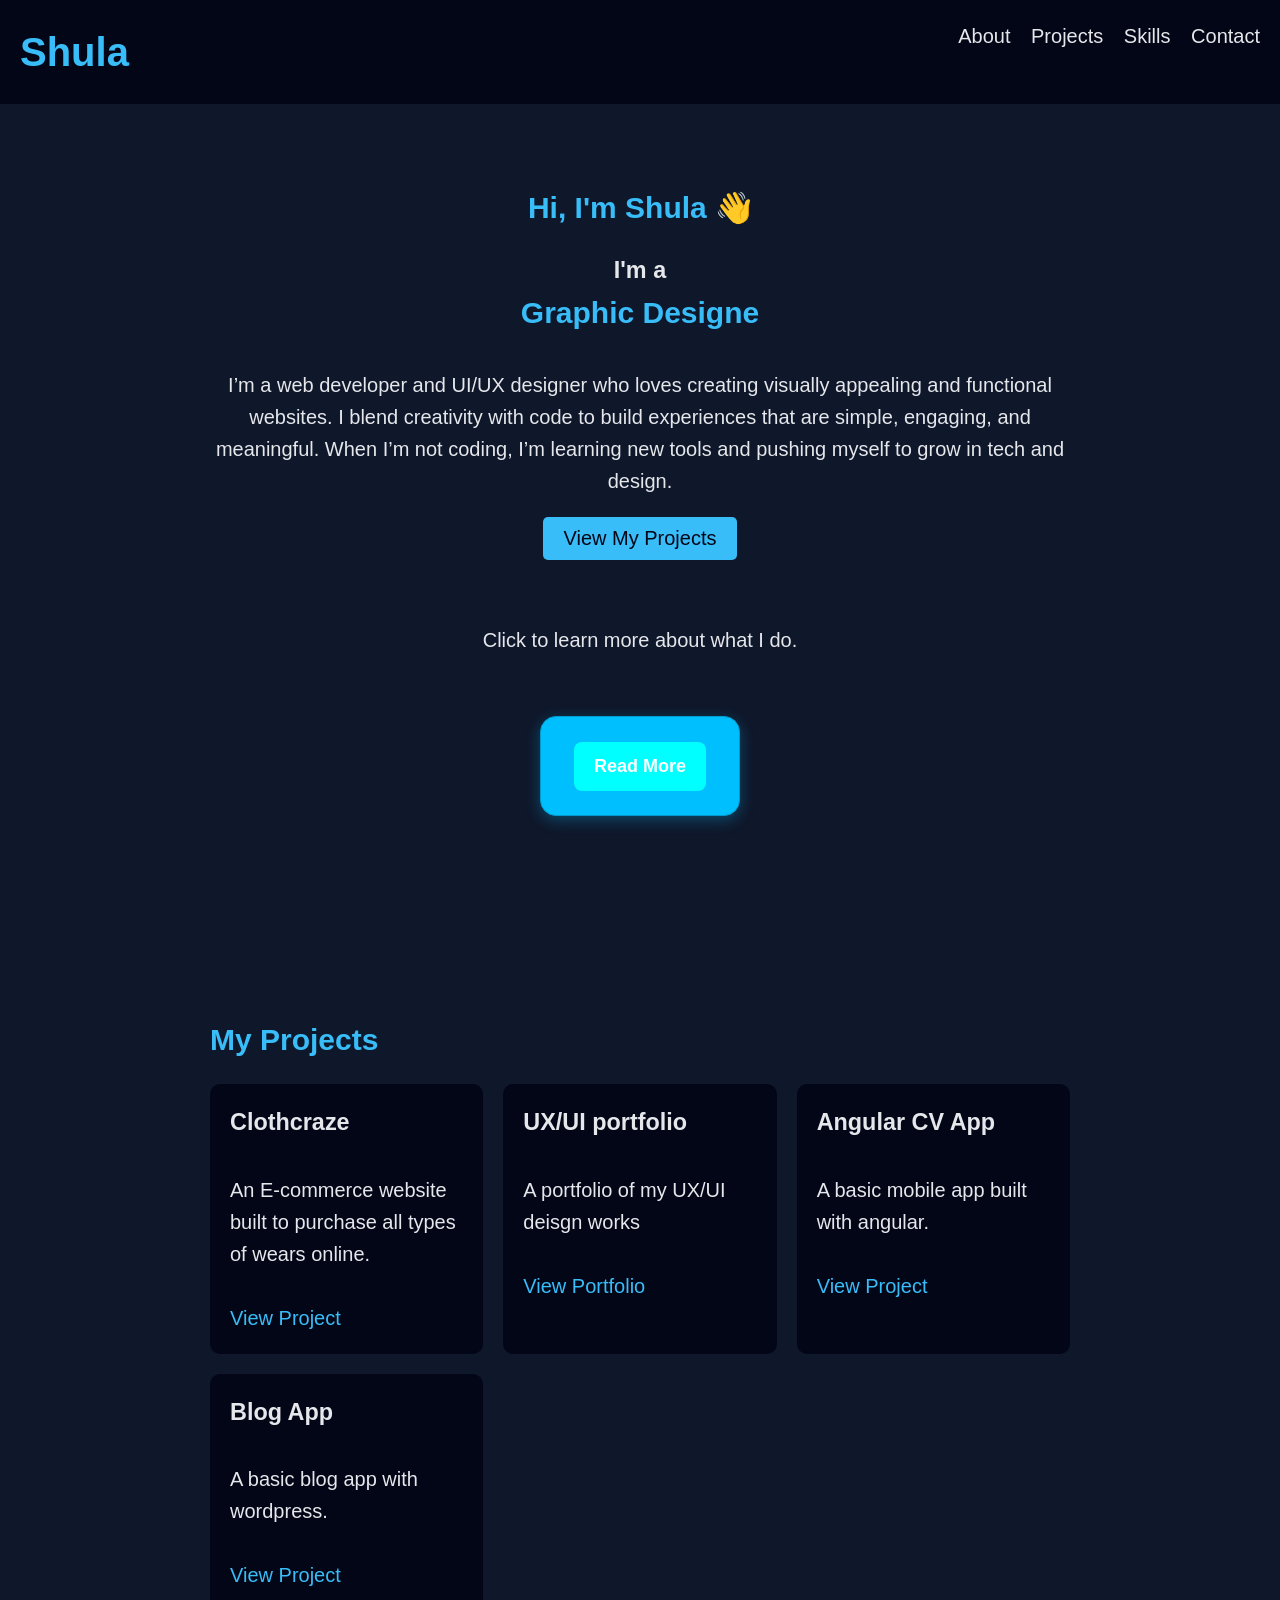
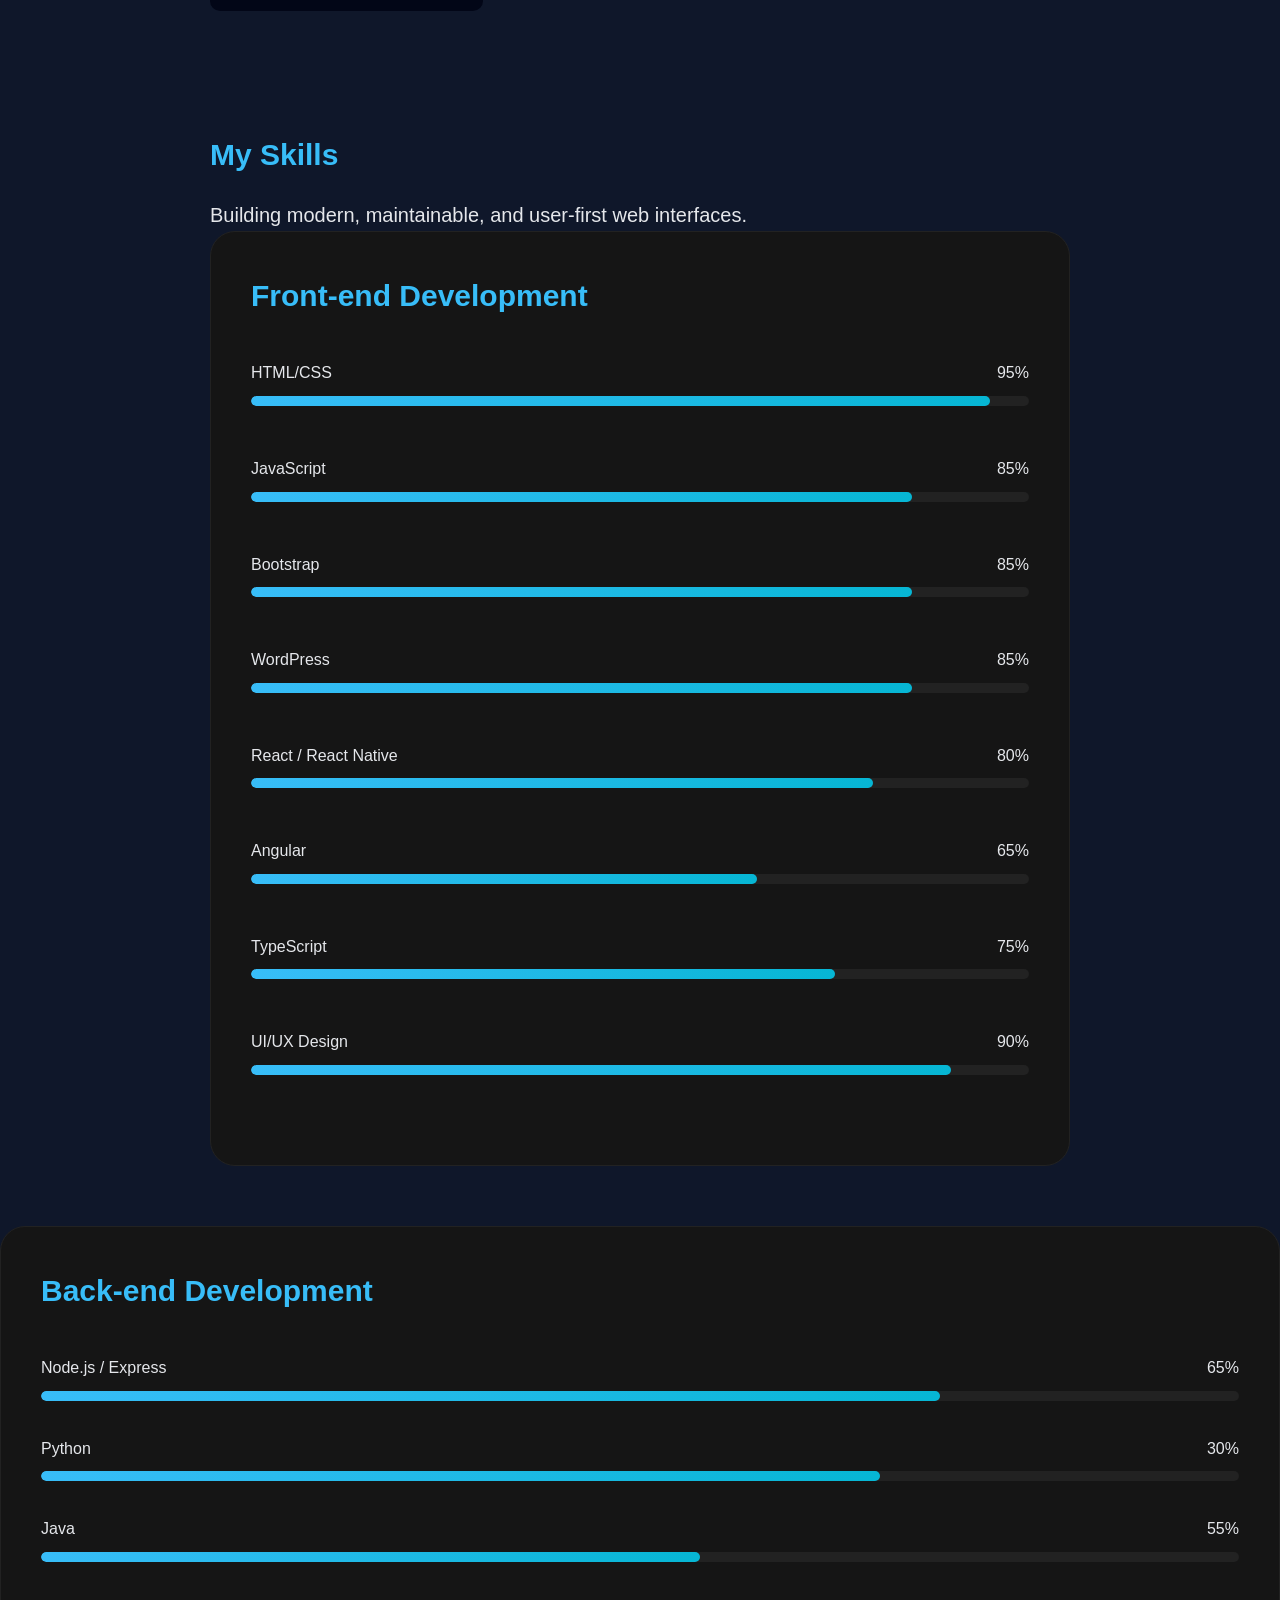
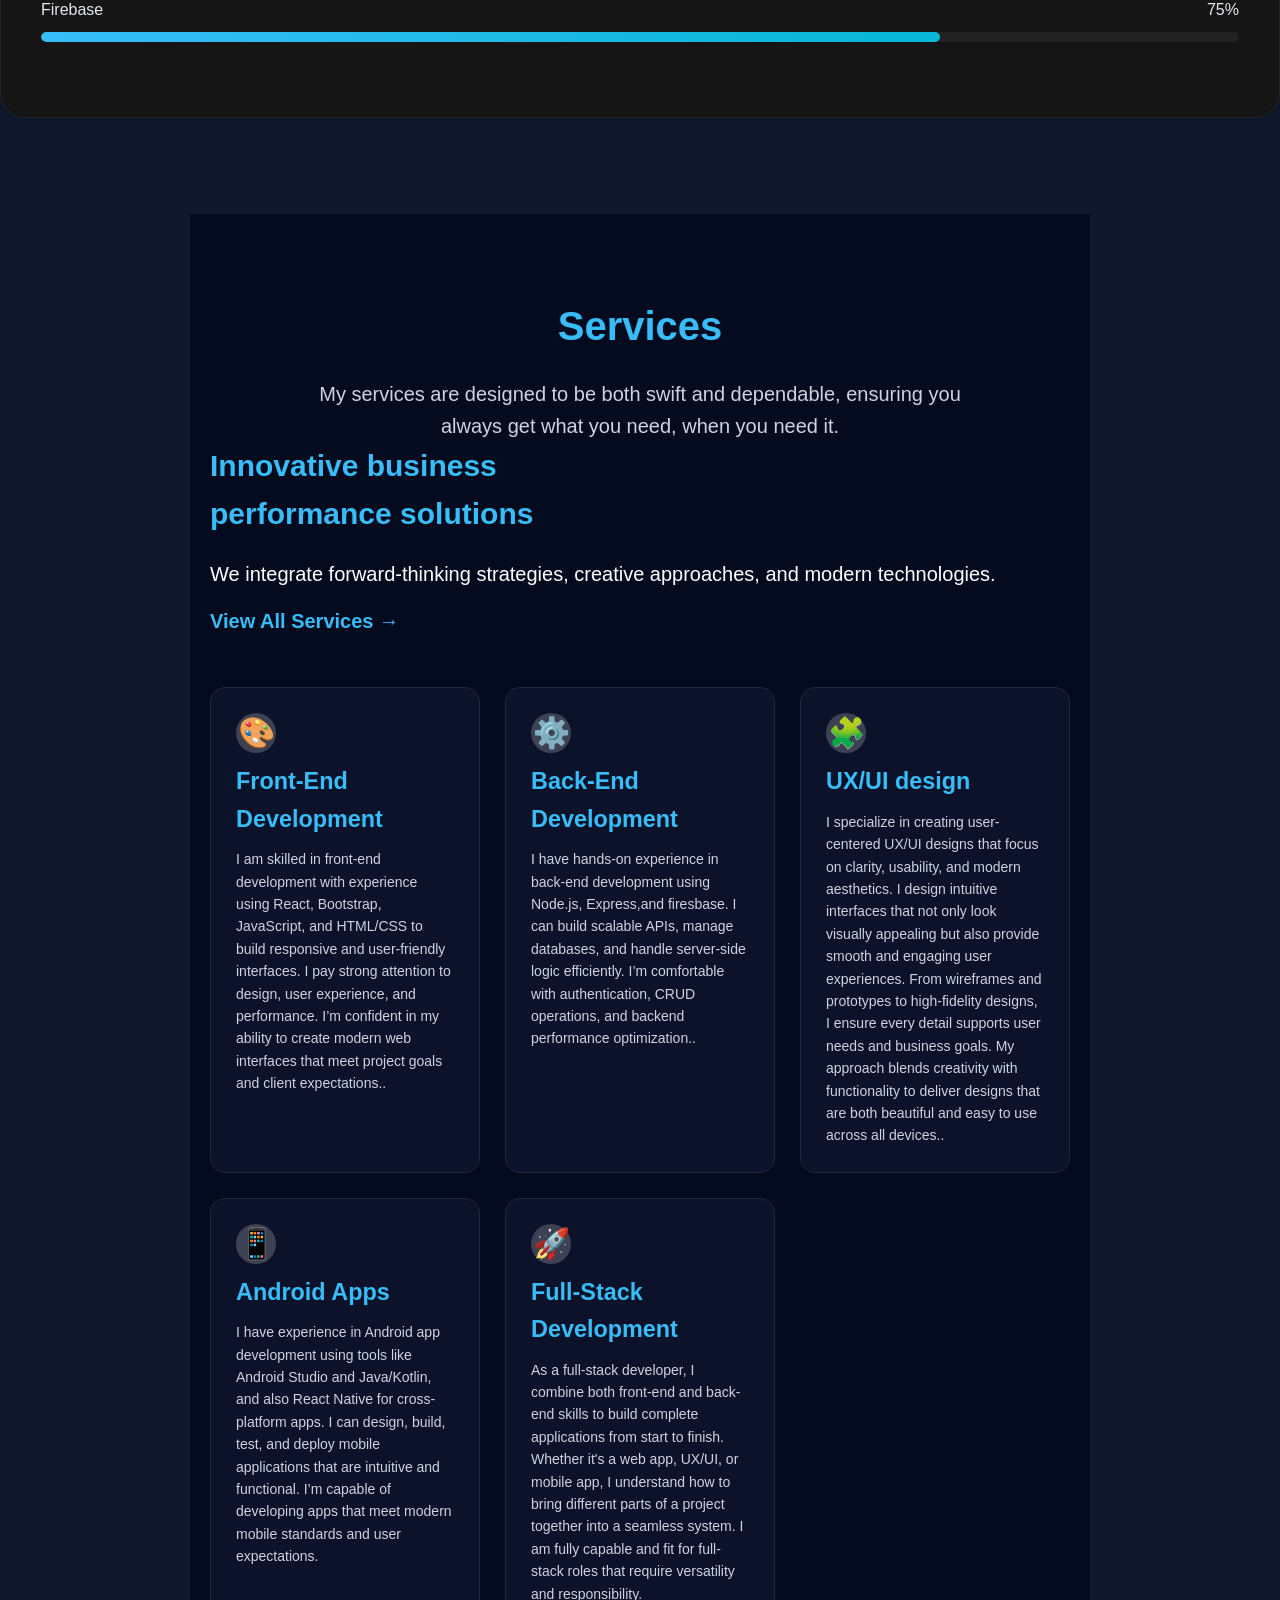
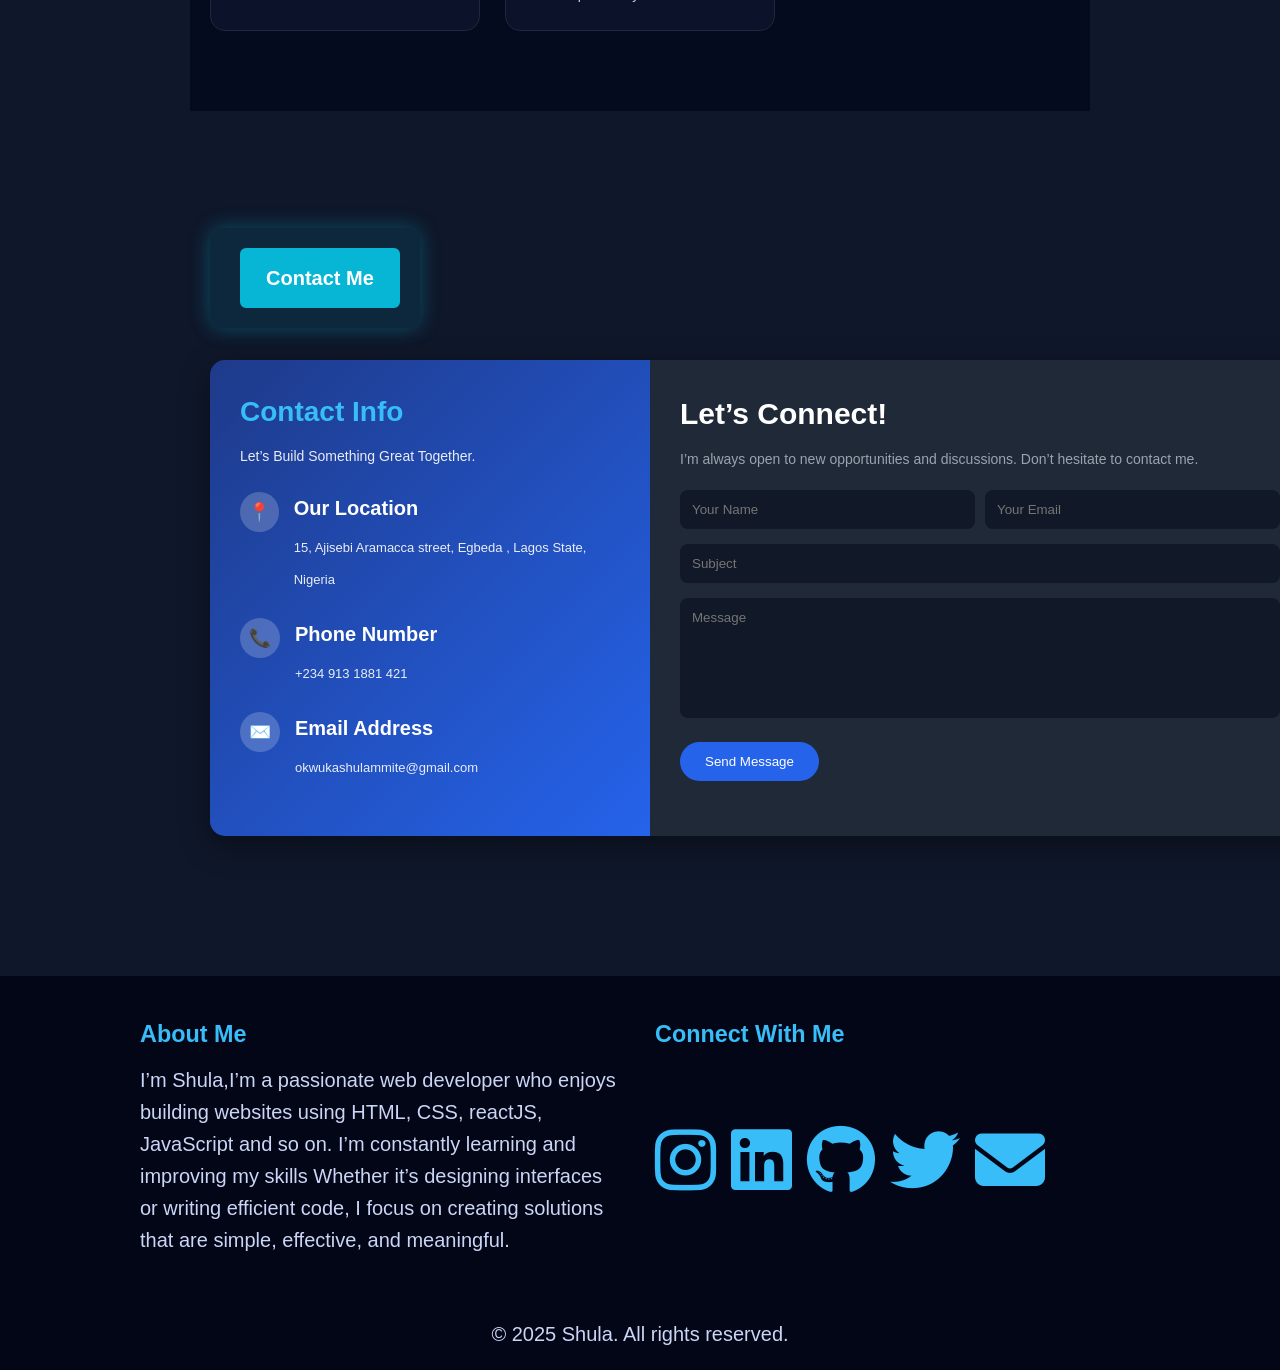
<file: index.html>
<!DOCTYPE html>
<html lang="en">

<head>
  <meta charset="UTF-8" />
  <meta name="viewport" content="width=device-width, initial-scale=1.0" />
  <title>Shula | Personal Website</title>
  <link rel="stylesheet" href="style.css" />
  <link rel="stylesheet" href="https://cdnjs.cloudflare.com/ajax/libs/font-awesome/6.5.0/css/all.min.css" />
</head>

<body>

  <!-- Navbar -->
  <header>
    <h1>Shula</h1><br>
    <nav>
      <a href="About.html">About</a>
      <a href="#projects">Projects</a>
      <a href="#skills">Skills</a>
      <a href="#contact">Contact</a>
    </nav>
  </header>

  <!-- Hero Section -->
  <section class="hero">
    <h2>Hi, I'm Shula 👋</h2>
    <h3> I'm a </h3>
    <h3 class="typing"> </h3>
    <br>

    <p> I’m a web developer and UI/UX designer who loves creating visually appealing and functional websites. I blend
      creativity with code to build experiences that are simple, engaging, and meaningful. When I’m not coding, I’m
      learning new tools and pushing myself to grow in tech and design.</p>
    <button onclick="scrollToProjects()">View My Projects</button><br>
    <br><br>
    <p> Click to learn more about what I do. </p>
    <div class="read-more-container">
      <a href="About.html" class="read-more-link">Read More</a>
    </div>
    </a>
  </section>

  <!-- Projects -->
  <section id="projects">
    <h2>My Projects</h2>

    <div class="projects-container">
      <div class="project-card">
        <h3>Clothcraze</h3>
        <br>
        <p>An E-commerce website built to purchase all types of wears online.</p>
        <br>
        <a href="https://shula-website.vercel.app/">View Project</a>
      </div>

      <div class="project-card">
        <h3>UX/UI portfolio</h3>
        <br>
        <p>A portfolio of my UX/UI deisgn works</p>
        <br>
        <a href="https://uxfol.io/f5280a85" target="_blank">
          View Portfolio
        </a>
      </div>

      <div class="project-card">
        <h3>Angular CV App</h3>
        <br>
        <p>A basic mobile app built with angular.</p>
        <br>
        <a href="https://angular-cv-app.vercel.app/">View Project</a>
      </div>

      <div class="project-card">
        <h3>Blog App</h3>
        <br>
        <p>A basic blog app with wordpress.</p>
        <br>
        <a href="https://blog-app-rho-flame.vercel.app/">View Project</a>
      </div>
    </div>
  </section>


  <!-- SKILLS SECTION -->
  <section id="skills">

    <h2>My Skills</h2>
    <p>Building modern, maintainable, and user-first web interfaces.</p>

    <div class="skills-container">

      <!-- FRONTEND -->
      <div class="skills-box">

        <h3>Front-end Development</h3>

        <!-- HTML -->
        <div class="skill clickable-skill">

          <div class="skill-info">
            <span>HTML/CSS</span>
            <span>95%</span>
          </div>

          <div class="progress-bar">
            <div class="progress html"></div>
          </div>

          <p class="skill-description">
            I build responsive and modern website layouts using HTML and CSS.
          </p>

        </div>

        <!-- JAVASCRIPT -->
        <div class="skill clickable-skill">

          <div class="skill-info">
            <span>JavaScript</span>
            <span>85%</span>
          </div>

          <div class="progress-bar">
            <div class="progress js"></div>
          </div>

          <p class="skill-description">
            I create interactive and dynamic website functionality using JavaScript.
          </p>

        </div>

        <!-- BOOTSTRAP -->
        <div class="skill clickable-skill">

          <div class="skill-info">
            <span>Bootstrap</span>
            <span>85%</span>
          </div>

          <div class="progress-bar">
            <div class="progress bootstrap"></div>
          </div>

          <p class="skill-description">
            I use Bootstrap to create responsive and mobile-friendly layouts quickly.
          </p>

        </div>

        <!-- WORDPRESS -->
        <div class="skill clickable-skill">

          <div class="skill-info">
            <span>WordPress</span>
            <span>85%</span>
          </div>

          <div class="progress-bar">
            <div class="progress wordpress"></div>
          </div>

          <p class="skill-description">
            I build and customize WordPress websites for businesses and personal brands.
          </p>

        </div>

        <!-- REACT -->
        <div class="skill clickable-skill">

          <div class="skill-info">
            <span>React / React Native</span>
            <span>80%</span>
          </div>

          <div class="progress-bar">
            <div class="progress react"></div>
          </div>

          <p class="skill-description">
            I create fast and interactive user interfaces using React and React Native, for both web and mobile.
          </p>

        </div>

        <!-- ANGULAR -->
        <div class="skill clickable-skill">

          <div class="skill-info">
            <span>Angular</span>
            <span>65%</span>
          </div>

          <div class="progress-bar">
            <div class="progress angular"></div>
          </div>

          <p class="skill-description">
            I develop scalable web applications using Angular framework.
          </p>

        </div>

        <!-- TYPESCRIPT -->
        <div class="skill clickable-skill">

          <div class="skill-info">
            <span>TypeScript</span>
            <span>75%</span>
          </div>

          <div class="progress-bar">
            <div class="progress typescript"></div>
          </div>

          <p class="skill-description">
            I use TypeScript to write cleaner and more maintainable JavaScript code.
          </p>

        </div>

        <!-- UI/UX -->
        <div class="skill clickable-skill">

          <div class="skill-info">
            <span>UI/UX Design</span>
            <span>90%</span>
          </div>

          <div class="progress-bar">
            <div class="progress ux"></div>
          </div>

          <p class="skill-description">
            I design clean and user-friendly interfaces with great user experiences.
          </p>

        </div>

      </div>

    </div>

  </section>
  <!-- Backend -->
  <div class="skills-box">

    <h3>Back-end Development</h3>

    <div class="skill clickable-skill">

      <div class="skill-info">
        <span>Node.js / Express</span>
        <span>65%</span>
      </div>

      <div class="progress-bar">
        <div class="progress node"></div>
        <p class="skill-description">
          I build and customize WordPress websites for businesses and personal brands.
        </p>
      </div>
    </div>

    <div class="skill clickable-skill">

      <div class="skill-info">
        <span>Python</span>
        <span>30%</span>
      </div>

      <div class="progress-bar">
        <div class="progress python"></div>
        <p class="skill-description">
          I build and customize WordPress websites for businesses and personal brands.
        </p>
      </div>
    </div>



    <div class="skill clickable-skill">

      <div class="skill-info">
        <span>Java</span>
        <span>55%</span>
      </div>

      <div class="progress-bar">
        <div class="progress java"></div>
        <p class="skill-description">
          I build and customize WordPress websites for businesses and personal brands.
        </p>
      </div>
    </div>

    <div class="skill clickable-skill">

      <div class="skill-info">
        <span> Firebase </span>
        <span>75%</span>
      </div>

      <div class="progress-bar">
        <div class="progress database"></div>
        <p class="skill-description">
          I build and customize WordPress websites for businesses and personal brands.
        </p>
      </div>
    </div>

  </div>

  </div>
  <br>
  <br>
  <br>

  </section>

  <section id="services" class="services section">

    <div class="container section-title">
      <h2>Services</h2>
      <p>My services are designed to be both swift and dependable, ensuring you always get what you need, when you need
        it.</p>
    </div>

    <div class="container">

      <div class="service-header">
        <div class="row">

          <div class="col-lg-8">
            <h2 class="service-heading">
              <div>Innovative business</div>
              <div><span>performance solutions</span></div>
            </h2>
          </div>

          <div class="col-lg-4">
            <p>
              We integrate forward-thinking strategies, creative approaches, and modern technologies.
            </p>

            <a href="#" class="service-btn">View All Services →</a>
          </div>

        </div>
      </div>

      <div class="service-grid">

        <div class="service-card">
          <div class="icon">🎨</div>
          <h3>Front-End Development</h3>
          <p>I am skilled in front-end development with experience using React, Bootstrap, JavaScript, and HTML/CSS to
            build responsive and user-friendly interfaces. I pay strong attention to design, user experience, and
            performance. I’m confident in my ability to create modern web interfaces that meet project goals and client
            expectations..</p>
        </div>

        <div class="service-card">
          <div class="icon">⚙️</div>
          <h3>Back-End Development</h3>
          <p>
            I have hands-on experience in back-end development using Node.js, Express,and firesbase. I can build
            scalable APIs, manage databases, and handle server-side logic efficiently. I’m comfortable with
            authentication, CRUD operations, and backend performance optimization..</p>
        </div>

        <div class="service-card">
          <div class="icon">🧩</div>
          <h3>UX/UI design</h3>
          <p>I specialize in creating user-centered UX/UI designs that focus on clarity, usability, and modern
            aesthetics. I design intuitive interfaces that not only look visually appealing but also provide smooth and
            engaging user experiences. From wireframes and prototypes to high-fidelity designs, I ensure every detail
            supports user needs and business goals. My approach blends creativity with functionality to deliver designs
            that are both beautiful and easy to use across all devices..</p>
        </div>

        <div class="service-card">
          <div class="icon">📱</div>
          <h3>Android Apps</h3>
          <p>
            I have experience in Android app development using tools like Android Studio and Java/Kotlin, and also React
            Native for cross-platform apps. I can design, build, test, and deploy mobile applications that are intuitive
            and functional. I’m capable of developing apps that meet modern mobile standards and user expectations.</p>
        </div>

        <div class="service-card">
          <div class="icon">🚀</div>
          <h3>Full-Stack Development</h3>
          <p>
            As a full-stack developer, I combine both front-end and back-end skills to build complete applications from
            start to finish. Whether it's a web app, UX/UI, or mobile app, I understand how to bring different
            parts of a project together into a seamless system. I am fully capable and fit for full-stack roles that
            require versatility and responsibility.</p>
        </div>

      </div>

    </div>
  </section>

  <!-- Contact -->
  <section id="contact"><br>
    <div class="contact-btn-container">
      <a href="contact.html" class="contact-btn">Contact Me</a>
    </div>
    <br>
    <br>

    <div class="contact-container">

      <!-- LEFT SIDE -->
      <div class="contact-info">
        <h2>Contact Info</h2>
        <p>Let’s Build Something Great Together.</p>

        <div class="info-box">
          <div class="icon">📍</div>
          <div>
            <h4>Our Location</h4>
            <span>15, Ajisebi Aramacca street, Egbeda , Lagos State, Nigeria</span>
          </div>
        </div>

        <div class="info-box">
          <div class="icon">📞</div>
          <div>
            <h4>Phone Number</h4>
            <span>+234 913 1881 421</span>
          </div>
        </div>

        <div class="info-box">
          <div class="icon">✉️</div>
          <div>
            <h4>Email Address</h4>
            <span>okwukashulammite@gmail.com</span>
          </div>
        </div>
      </div>

      <!-- RIGHT SIDE -->
      <div class="contact-form">
        <h2>Let’s Connect!</h2>
        <p>I’m always open to new opportunities and discussions. Don’t hesitate to contact me.</p>

        <div class="form-group">
          <input type="text" placeholder="Your Name">
          <input type="email" placeholder="Your Email">
        </div>

        <input type="text" placeholder="Subject">
        <textarea placeholder="Message"></textarea>

        <button>Send Message</button>
      </div>

    </div>
  </section>

  <footer class="footer">
    <div class="footer-container">

      <!-- About Me -->
      <div class="footer-about">
        <h3>About Me</h3>
        <p>
          I’m Shula,I’m a passionate web developer who enjoys building
          websites using HTML, CSS, reactJS, JavaScript and so on.
          I’m constantly learning and improving my skills
          Whether it’s designing interfaces or writing efficient code, I focus on creating solutions that are simple,
          effective, and meaningful.
        </p>
        </p>
      </div>

      <!-- Social Icons -->
      <div class="footer-socials">
        <h3>Connect With Me</h3><br>
        <div class="social-icons">
          <a href="https://instagram.com/cindybae2008" target="_blank">
            <i class="fab fa-instagram"></i><br>

          </a>
          <a href="https://linkedin.com/in/shulammite-okwuka" target="_blank">
            <i class="fab fa-linkedin"></i><br>
          </a>
          <a href="https://github.com/voidnite" target="_blank">
            <i class="fab fa-github"></i><br>
          </a>
          <a href="https://twitter.com/@cindybae2008" target="_blank">

            <i class="fab fa-twitter"></i><br>
          </a>
          <a href="mailto:okwukashulammite@gmail.com">
            <i class="fas fa-envelope"></i><br>
          </a>
        </div>
      </div>

    </div>
    <br>
    <p class="footer-copy">© 2025 Shula. All rights reserved.</p>
  </footer>

  <script src="script.js"></script>
</body>

</html>
</file>
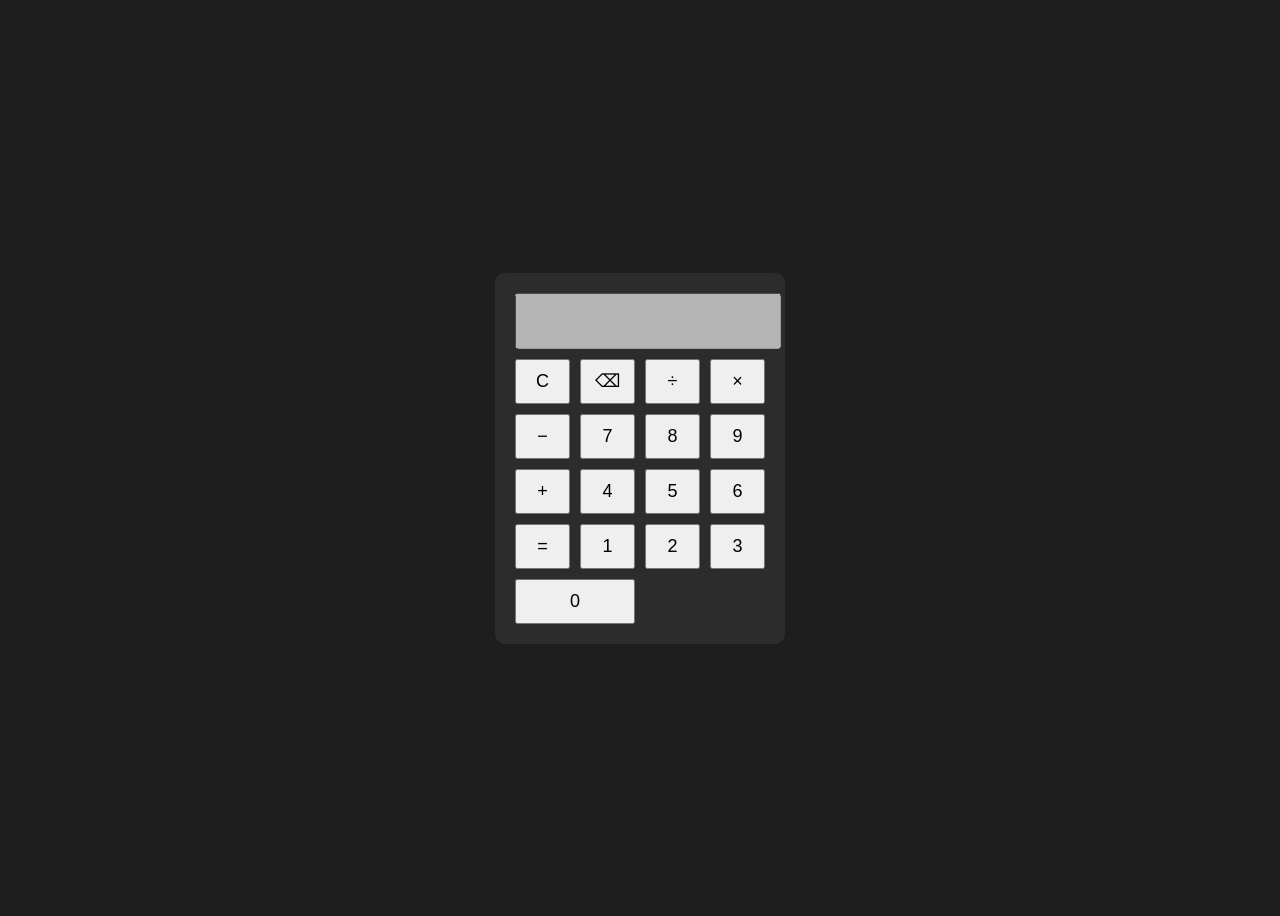
<file: calculator/index.html>
<!DOCTYPE html>
<html lang="en">
<head>
  <meta charset="UTF-8">
    <title>JavaScript Calculator</title>
      <link rel="stylesheet" href="style.css">
      </head>
      <body>

        <div class="calculator">
            <input type="text" id="display" disabled>

                <div class="buttons">
                      <button onclick="clearDisplay()">C</button>
<button onclick="deleteLast()">⌫</button>
                            <button onclick="appendValue('/')">÷</button>
                                  <button onclick="appendValue('*')">×</button>
                                        <button onclick="appendValue('-')">−</button>

                                              <button onclick="appendValue('7')">7</button>
                                                    <button onclick="appendValue('8')">8</button>
                                                          <button onclick="appendValue('9')">9</button>
                                                                <button onclick="appendValue('+')">+</button>

                                                                      <button onclick="appendValue('4')">4</button>
                                                                                                                                                  <button onclick="appendValue('5')">5</button>
                                                                                  <button onclick="appendValue('6')">6</button>
                                                                                        <button onclick="calculate()">=</button>

                                                                                              <button onclick="appendValue('1')">1</button>
                                                                                                    <button onclick="appendValue('2')">2</button>
                                                                                                          <button onclick="appendValue('3')">3</button>
                                                                                                                <button onclick="appendValue('0')" class="zero">0</button>
                                                                                                                    </div>
                                                                                                                      </div>

                                                                                                                        <script src="script.js"></script>
                                                                                                                        </body>
                                                                                                                        </html>
</file>
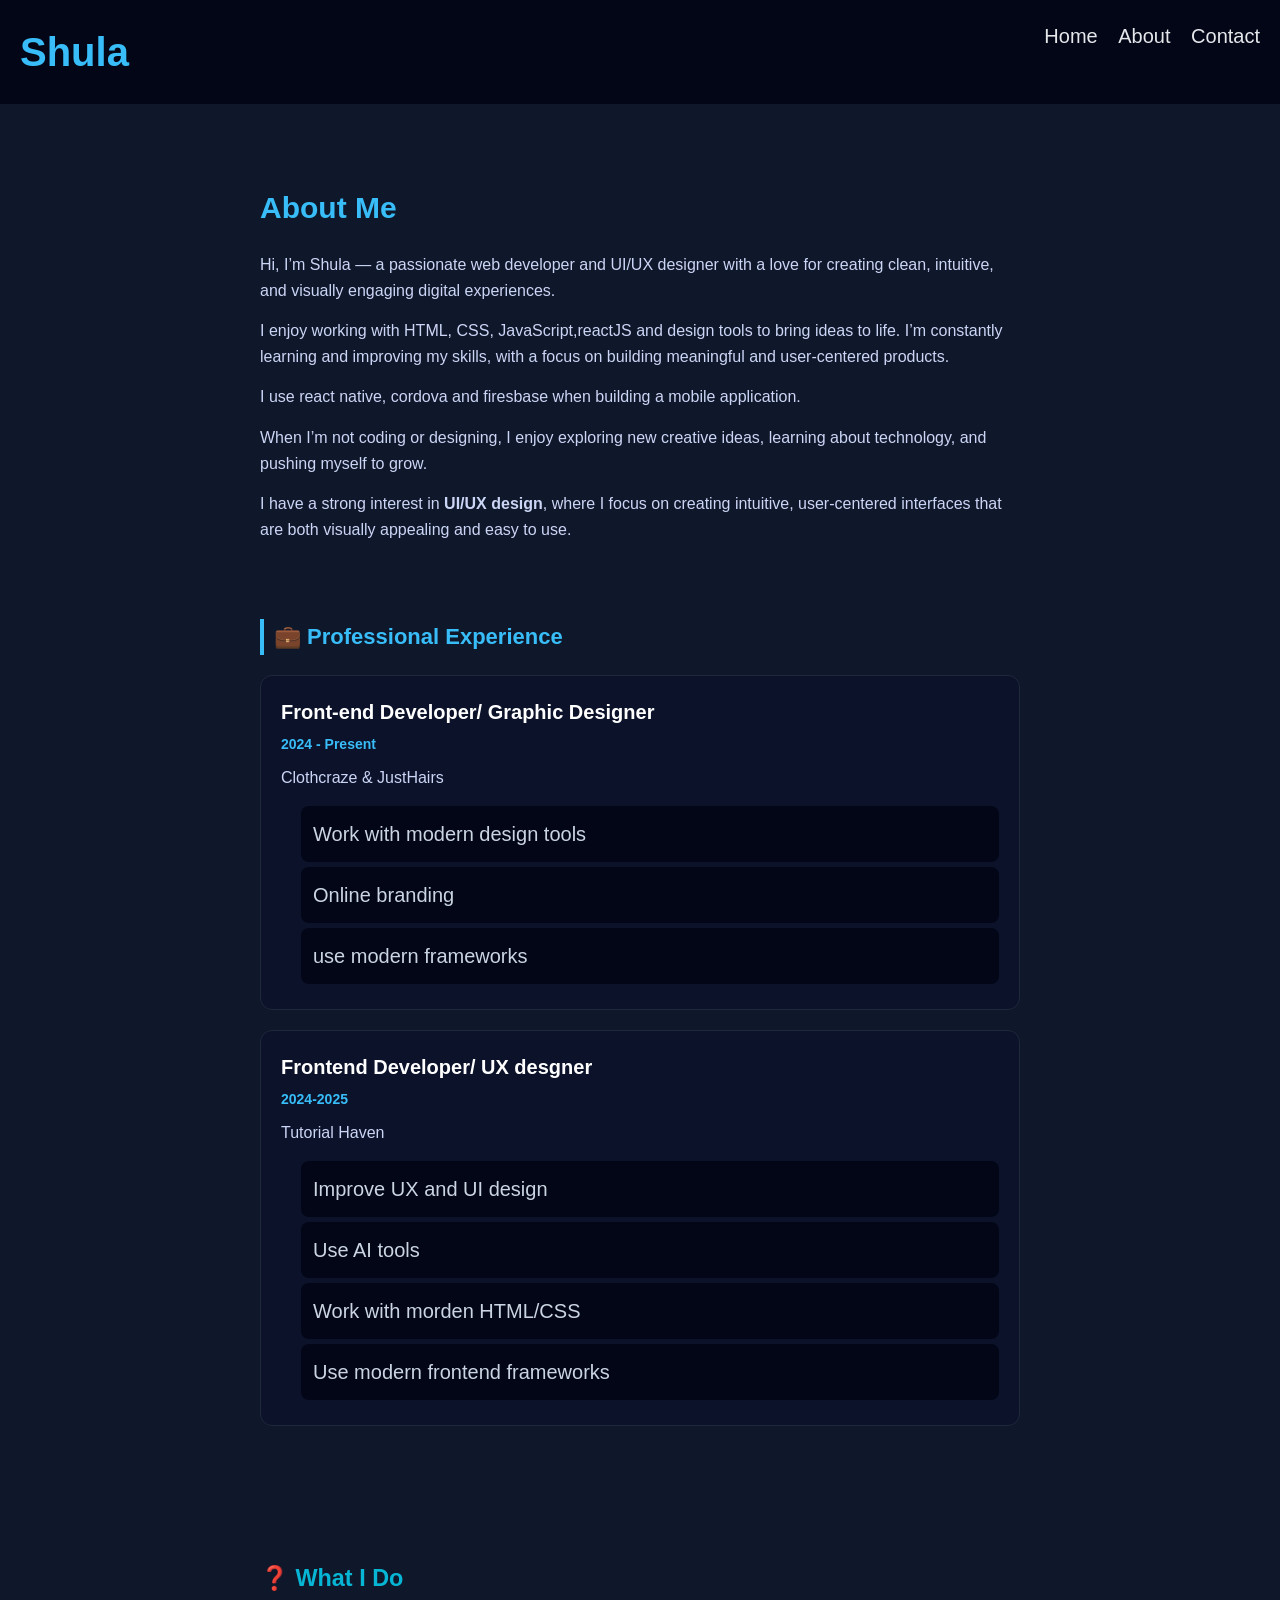
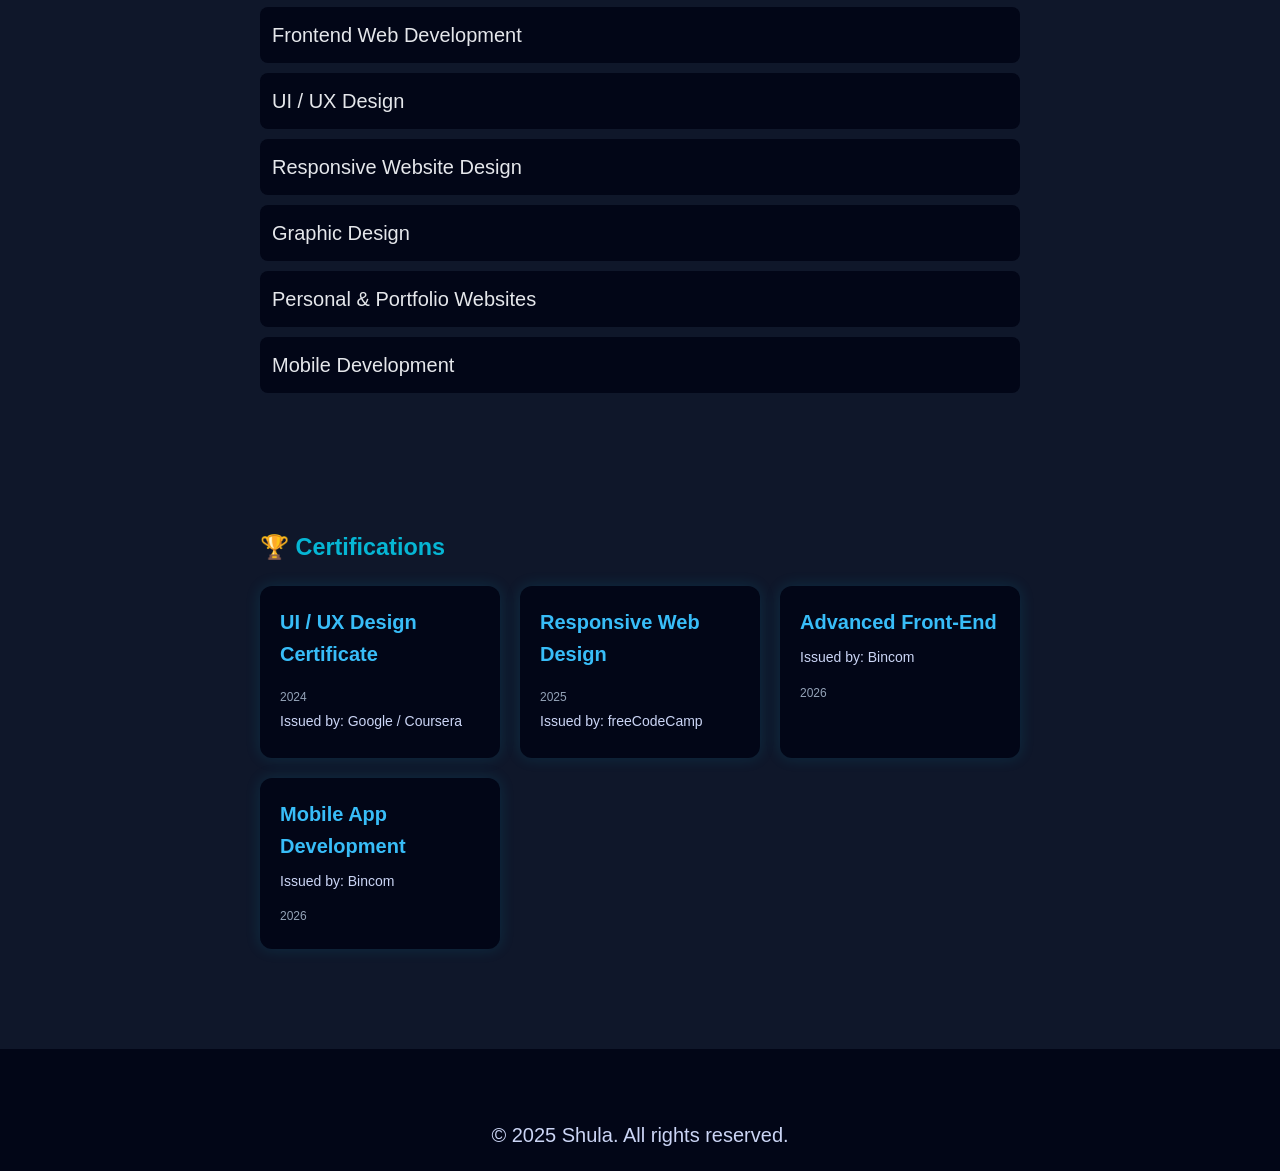
<file: About.html>
<!DOCTYPE html>
<html lang="en">

<head>
  <meta charset="UTF-8" />
  <meta name="viewport" content="width=device-width, initial-scale=1.0" />
  <title>About Me | Shula</title>
  <link rel="stylesheet" href="style.css" />

  <!-- Font Awesome Icons -->
  <link rel="stylesheet" href="https://cdnjs.cloudflare.com/ajax/libs/font-awesome/6.5.0/css/all.min.css" />
</head>

<body>

  <!-- Header -->
  <header>
    <h1>Shula</h1>
    <nav>
      <a href="index.html">Home</a>
      <a href="about.html">About</a>
      <a href="contact.html">Contact</a>
    </nav>
  </header>

  <!-- About Section -->
  <section class="about-page">
    <h2>About Me</h2>

    <p>
      Hi, I’m Shula — a passionate web developer and UI/UX designer with a love
      for creating clean, intuitive, and visually engaging digital experiences.
    </p>

    <p>
      I enjoy working with HTML, CSS, JavaScript,reactJS and design tools to bring ideas
      to life. I’m constantly learning and improving my skills, with a focus on
      building meaningful and user-centered products.
    </p>
    <p> I use react native, cordova and firesbase when building a mobile application.</p>
    <p>
      When I’m not coding or designing, I enjoy exploring new creative ideas,
      learning about technology, and pushing myself to grow.
    </p>
    <p>
      I have a strong interest in <strong>UI/UX design</strong>, where I focus on
      creating intuitive, user-centered interfaces that are both visually
      appealing and easy to use.
    </p><br>

    <div class="col-lg-8 ps-4 ps-lg-5">

      <!-- Experience -->
      <div class="resume-section" data-aos="fade-up">
        <h3>💼 Professional Experience</h3>

        <div class="resume-item">
          <h4>Front-end Developer/ Graphic Designer</h4>
          <h5>2024 - Present</h5>
          <p class="company">Clothcraze & JustHairs</p>
          <ul>
            <li>Work with modern design tools</li>
            <li>Online branding</li>
            <li>use modern frameworks</li>
          </ul>
        </div>

        <div class="resume-item">
          <h4>Frontend Developer/ UX desgner</h4>
          <h5>2024-2025</h5>
          <p class="company">Tutorial Haven</p>
          <ul>
            <li>Improve UX and UI design</li>
            <li>Use AI tools</li>
            <li>Work with morden HTML/CSS</li>
            <li>Use modern frontend frameworks</li>
          </ul>
        </div>
      </div>
      <br>
      <br>
      <h3> ❓ What I Do</h3>
      <ul>
        <li>Frontend Web Development</li>
        <li>UI / UX Design</li>
        <li>Responsive Website Design</li>
        <li>Graphic Design</li>
        <li>Personal & Portfolio Websites</li>
        <li>Mobile Development</li>
      </ul><br>
      <br>
      <br>
      <h3>🏆 Certifications</h3>

      <div class="certificates">
        <a href="https://www.credly.com/badges/b86bada4-7252-48c2-9cae-0951d5f258d8/public_url" target="_blank"
          class="certificate-card">
          <h4>UI / UX Design Certificate</h4>
          <span>2024</span>
          <p>Issued by: Google / Coursera</p>

        </a>

        <a href="https://freecodecamp.org/certification/cindy27/responsive-web-design" target="_blank"
          class="certificate-card">
          <h4>Responsive Web Design</h4>
          <span>2025</span>
          <p>Issued by: freeCodeCamp</p>
        </a>

        <a href="images/SHULAMMITE Certificate.pdf" target="_blank" class="certificate-card">
          <h4>Advanced Front-End</h4>
          <p>Issued by: Bincom</p>
          <span>2026</span>
        </a>

        <a href="images/OKWUKA SHULAMMITECertificate.pdf" target="_blank" class="certificate-card">
          <h4>Mobile App Development</h4>
          <p>Issued by: Bincom</p>
          <span>2026</span>
        </a>
      </div>
  </section>

  <!-- Footer -->
  <footer class="footer">
    <p class="footer-copy">© 2025 Shula. All rights reserved.</p>
  </footer>

</body>

</html>
</file>
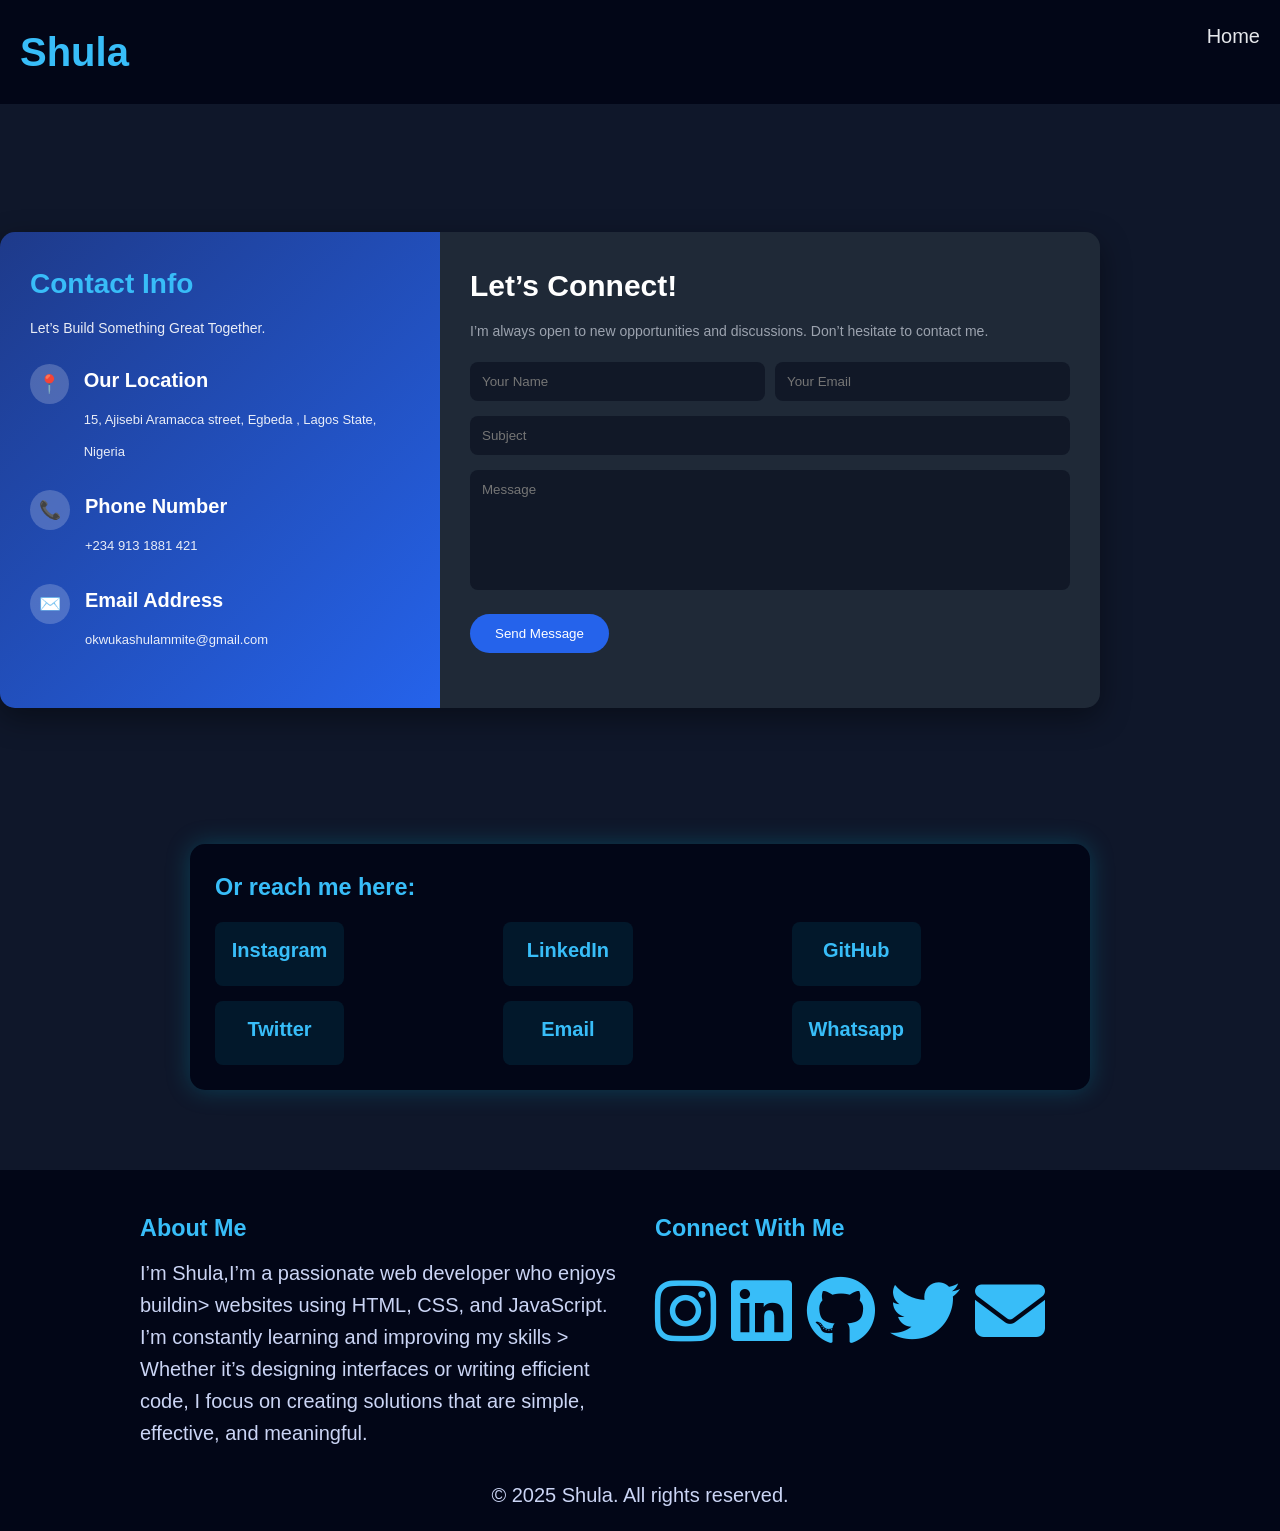
<file: contact.html>
<!DOCTYPE html>
<html lang="en">

<head>
  <meta charset="UTF-8" />
  <meta name="viewport" content="width=device-width, initial-scale=1.0" />
  <title>Contact | Shula</title>
  <link rel="stylesheet" href="style.css" />
  <link rel="stylesheet" href="https://cdnjs.cloudflare.com/ajax/libs/font-awesome/6.5.0/css/all.min.css" />
</head>

<body>

  <header>
    <h1>Shula</h1>
    <nav>
      <a href="index.html">Home</a>
    </nav>
  </header>
  <br>
  <br>
  <br>
  <br>

  <div class="contact-container">

    <!-- LEFT SIDE -->
    <div class="contact-info">
      <h2>Contact Info</h2>
      <p>Let’s Build Something Great Together.</p>

      <div class="info-box">
        <div class="icon">📍</div>
        <div>
          <h4>Our Location</h4>
          <span>15, Ajisebi Aramacca street, Egbeda , Lagos State, Nigeria</span>
        </div>
      </div>

      <div class="info-box">
        <div class="icon">📞</div>
        <div>
          <h4>Phone Number</h4>
          <span>+234 913 1881 421</span>
        </div>
      </div>

      <div class="info-box">
        <div class="icon">✉️</div>
        <div>
          <h4>Email Address</h4>
          <span>okwukashulammite@gmail.com</span>
        </div>
      </div>
    </div>

    <!-- RIGHT SIDE -->
    <div class="contact-form">
      <h2>Let’s Connect!</h2>
      <p>I’m always open to new opportunities and discussions. Don’t hesitate to contact me.</p>

      <div class="form-group">
        <input type="text" placeholder="Your Name">
        <input type="email" placeholder="Your Email">
      </div>

      <input type="text" placeholder="Subject">
      <textarea placeholder="Message"></textarea>

      <button>Send Message</button>
    </div>

  </div>
  </section>
  <br>
  <br>
  <br>

  <!-- Social Links -->
  <section class="social-container">
    <h3>Or reach me here:</h3>

    <div class="social-links">

      <a href="https://instagram.com/cindybae2008" target="_blank">Instagram</a><br><br>
      <a href="https://linkedin.com/in/shulammite-okwuka" target="_blank">LinkedIn</a><br><br>
      <a href="https://github.com/voidnite" target="_blank">GitHub</a><br><br>
      <a href="https://twitter.com/@cindybae2008" target="_blank">Twitter</a><br><br>
      <a href="mailto:okwukashulammite@email.com">Email</a><br><br>

      <a href="https://wa.me/09131881421" target="_blank">Whatsapp</a><br></br>
    </div>
  </section>
  <footer class="footer">
    <div class="footer-container">

      <!-- About Me -->
      <div class="footer-about">
        <h3>About Me</h3>
        <p>
          I’m Shula,I’m a passionate web developer who enjoys buildin> websites using HTML, CSS, and JavaScript. I’m
          constantly learning and improving my skills > Whether it’s designing interfaces or writing efficient code, I
          focus on creating solutions that are simple, effective, and meaningful.
        </p>
      </div>

      <!-- Social Icons -->
      <div class="footer-socials">
        <h3>Connect With Me</h3>
        <div class="social-icons">
          <a href="https://instagram.com/cindybae2008" target="_blank">
            <i class="fab fa-instagram"></i><br>
          </a>
          <a href="https://linkedin.com/in/shulammite-okwuka" target="_blank">
            <i class="fab fa-linkedin"></i><br>
          </a>
          <a href="https://github.com/voidnite" target="_blank">
            <i class="fab fa-github"></i><br>
          </a>
          <a href="https://twitter.com/@cindybae2008" target="_blank">
            <i class="fab fa-twitter"></i><br>
          </a>
          <a href="mailto:okwukashulammite@gmail.com">
            <i class="fas fa-envelope"></i><br>
          </a>
        </div>
      </div>

    </div>

    <p class="footer-copy">© 2025 Shula. All rights reserved.</p>
  </footer>



</body>

</html>
</file>
<file: style.css>
* {
       margin: 0;
       padding: 0;
       box-sizing: border-box;
       font-family: Arial, sans-serif;
     }

     body {
       background: #0f172a;
       color: #e5e7eb;
       line-height: 1.6;
       font-family: 'Poppins', sans-serif;
       font-size: 20px;

     }

     /* Navbar */
     header {
       display: flex;
       justify-content: space-between;
       padding: 20px;
       background: #020617;
     }

     header h1 {
       color: #38bdf8;
     }

     nav a {
       margin-left: 15px;
       color: #e5e7eb;
       text-decoration: none;
     }

     nav a:hover {
       color: #38bdf8;
     }

     /* Hero */
     .hero {
       text-align: center;
       padding: 80px 20px;
     }

     .hero button {
       margin-top: 20px;
       padding: 10px 20px;
       border: none;
       background: #38bdf8;
       color: #020617;
       cursor: pointer;
       border-radius: 5px;
       font-size: 20px;
     }

     .hero button:hover {
       background: #0ea5e9;
     }

     /* Sections */
     section {
       padding: 60px 20px;
       max-width: 900px;
       margin: auto;
     }

     h2 {
       margin-bottom: 20px;
       color: #38bdf8;
     }

     /* Projects */
     .projects-container {
       display: grid;
       grid-template-columns: repeat(auto-fit, minmax(250px, 1fr));
       gap: 20px;
     }

     .project-card {
       background: #020617;
       padding: 20px;
       border-radius: 10px;
     }

     .project-card a {
       color: #38bdf8;
       text-decoration: none;
     }

     /* SKILLS SECTION */

     .skills-container {
       display: grid;
       grid-template-columns: repeat(auto-fit, minmax(400px, 1fr));
       gap: 40px;
     }

     .skills-box {
       background: #151515;
       padding: 40px;
       border-radius: 25px;
       border: 1px solid #222;
     }

     .skills-box h3 {
       font-size: 30px;
       margin-bottom: 40px;
       color: #38bdf8;
     }

     .skill {
       margin-bottom: 35px;
     }

     .skill-info {
       display: flex;
       justify-content: space-between;
       margin-bottom: 10px;
     }

     .skill-info span {
       font-size: 16px;
       font-weight: 500;
     }

     .progress-bar {
       width: 100%;
       height: 10px;
       background: #222;
       border-radius: 20px;
       overflow: hidden;
     }

     .progress {
       height: 100%;
       border-radius: 20px;
       background: linear-gradient(90deg, #38bdf8, #06b6d4);
       animation: load 2s ease;
     }

     /* Progress Widths */

     .html {
       width: 95%;
     }

     .js {
       width: 85%;
     }

     .bootstrap {
       width: 85%;
     }

     .wordpress {
       width: 85%;
     }

     .react {
       width: 80%;
     }

     .typescript {
       width: 75%;
     }

     .ux {
       width: 90%;
     }

     .angular {
       width: 65%;
     }

     .node {
       width: 75%;
     }

     .python {
       width: 70%;
     }



     .java {
       width: 55%;
     }

     .database {
       width: 75%;
     }

     /* Animation */

     @keyframes load {
       from {
         width: 0;
       }
     }

     /* CLICKABLE SKILLS */

     .clickable-skill {
       cursor: pointer;
     }

     .skill-description {
       margin-top: 15px;
       color: #bbb;
       line-height: 1.7;
       font-size: 14px;

       max-height: 0;
       overflow: hidden;
       opacity: 0;

       transition: all 0.5s ease;
     }

     /* SHOW DESCRIPTION */

     .clickable-skill.active .skill-description {
       max-height: 200px;
       opacity: 1;
     }

     /* Footer */
     .footer {
       background: #020617;
       margin-top: 80px;
       padding: 40px 20px 20px;
     }

     .footer-container {
       max-width: 1000px;
       margin: auto;
       display: grid;
       grid-template-columns: repeat(auto-fit, minmax(250px, 1fr));
       gap: 30px;
     }

     .footer h3 {
       color: #38bdf8;
       margin-bottom: 10px;
     }

     .footer p {
       color: #cbd5f5;
       font-size: 20px;
     }

     /* Social Icons */
     .social-icons {
       display: flex;
       gap: 15px;
       margin-top: 10px;
     }

     .social-icons a {
       font-size: 70px;
       color: #38bdf8;
       transition: 0.3s;
     }

     .social-icons a:hover {
       color: #06b6d4;
       transform: translateY(-3px);
     }

     .footer-copy {
       text-align: center;
       margin-top: 30px;
       font-size: 13px;
       color: #94a3b8;
     }


     .contact-btn {
       display: inline-block;
       margin-left: 10px;
       padding: 12px 24px;
       background: #06b6d4;
       /* Brighter cyan */
       color: #ffffff;
       border: 2px solid #06b6d4;
       border-radius: 6px;
       text-decoration: none;
       font-weight: bold;
       transition: 0.3s;
     }

     .contact-btn:hover {
       background: #0ea5e9;
       /* Lighter blue on hover */
       border: #0ea5e9;
       color: #ffffff;
       transform: translateY(-2px);
     }

     .contact-btn-container {
       margin-top: 25px;
       padding: 20px;
       display: inline-block;
       border-radius: 12px;
       background: rgba(6, 182, 212, 0.1);
       /* soft glow */
       box-shadow: 0 0 20px rgba(6, 182, 212, 0.35);
     }

     .contact-section {
       max-width: 500px;
       margin: auto;

     }

     .contact-container {
       display: flex;
       width: 1100px;
       background: #111827;
       border-radius: 15px;
       overflow: hidden;
       box-shadow: 0 10px 30px rgba(0, 0, 0, 0.4);
     }

     /* LEFT SIDE */
     .contact-info {
       width: 40%;
       background: linear-gradient(135deg, #1e3a8a, #2563eb);
       color: white;
       padding: 30px;
     }

     .contact-info h2 {
       font-size: 28px;
       margin-bottom: 10px;
     }

     .contact-info p {
       font-size: 14px;
       margin-bottom: 25px;
       opacity: 0.9;
     }

     .info-box {
       margin-bottom: 25px;
       display: flex;
       align-items: flex-start;
       gap: 15px;
     }

     .icon {
       width: 40px;
       height: 40px;
       background: rgba(255, 255, 255, 0.2);
       display: flex;
       justify-content: center;
       align-items: center;
       border-radius: 50%;
       font-size: 18px;
     }

     .info-box h4 {
       margin-bottom: 5px;
     }

     .info-box span {
       font-size: 13px;
       opacity: 0.9;
     }

     /* RIGHT SIDE */
     .contact-form {
       width: 60%;
       padding: 30px;
       background: #1f2937;
     }

     .contact-form h2 {
       color: white;
       margin-bottom: 10px;
     }

     .contact-form p {
       color: #9ca3af;
       font-size: 14px;
       margin-bottom: 20px;
     }

     .form-group {
       display: flex;
       gap: 10px;
     }

     input,
     textarea {
       width: 100%;
       padding: 12px;
       margin-bottom: 15px;
       border: none;
       border-radius: 8px;
       background: #111827;
       color: white;
       outline: none;
     }

     textarea {
       resize: none;
       height: 120px;
     }

     button {
       background: #2563eb;
       color: white;
       border: none;
       padding: 12px 25px;
       border-radius: 25px;
       cursor: pointer;
       transition: 0.3s;
     }

     button:hover {
       background: #1d4ed8;
     }

     @media(max-width: 768px) {
       .contact-container {
         flex-direction: column;
         width: 90%;
       }

       .contact-info,
       .contact-form {
         width: 100%;
       }
     }

     .social-container {
       margin-top: 40px;
       padding: 25px;
       background: #020617;
       border-radius: 15px;
       box-shadow: 0 0 25px rgba(6, 182, 212, 0.25);
     }

     .social-container h3 {
       margin-bottom: 15px;
       color: #38bdf8;
     }

     /* Links inside container */
     .social-links {
       display: grid;
       grid-template-columns: repeat(auto-fit, minmax(120px, 1fr));
       gap: 15px;
     }

     .social-links a {
       text-align: center;
       padding: 12px;
       background: rgba(6, 182, 212, 0.1);
       color: #38bdf8;
       text-decoration: none;
       border-radius: 8px;
       font-weight: bold;
       transition: 0.3s;
     }

     .social-links a:hover {
       background: #06b6d4;
       color: #020617;
       transform: translateY(-3px);
     }

     .about-page {
       max-width: 800px;
       margin: 60px auto;
       padding: 20px;
     }

     .about-page h2 {
       color: #38bdf8;
       margin-bottom: 20px;
     }

     .about-page p {
       margin-bottom: 15px;
       color: #cbd5f5;
       font-size: 16px;
     }

     .about-page h3 {
       margin-top: 30px;
       margin-bottom: 10px;
       color: #06b6d4;
     }

     .about-page ul {
       list-style: none;
       padding-left: 0;
     }

     .about-page ul li {
       background: #020617;
       padding: 12px;
       margin-bottom: 10px;
       border-radius: 8px;
     }

     .about-container {
       display: block;
       max-width: 400px;
       padding: 20px;
       border-radius: 12px;
       background: #111;
       color: #fff;
       text-decoration: none;
       transition: all 0.3s ease;
       border: 2px solid #444;
     }

     .about-container h2 {
       margin-bottom: 8px;
     }

     .about-container p {
       font-size: 14px;
       opacity: 0.8;
     }

     .about-container:hover {
       background: #1f1f1f;
       transform: translateY(-5px);
       border-color: #00ffd5;
     }

     .read-more-box {
       display: block;
       width: 90%;
       max-width: 500px;
       margin: 60px auto;
       padding: 25px;
       background: #111;
       color: #fff;
       text-align: center;
       text-decoration: none;
       font-size: 18px;
       font-weight: 600;
       border-radius: 16px;
       border: 1px solid #333;
       transition: all 0.3s ease;
     }

     /* Hover effect */
     .read-more-box:hover {
       transform: translateY(-6px);
       border-color: #00ffd5;
       box-shadow: 0 10px 30px rgba(0, 255, 213, 0.2);
       color: #00ffd5;
     }

     .read-more-container {
       width: 200px;
       height: 100px;
       background: #00bfff;
       /* bright blue/cyan */
       border: 1px solid #009acd;
       /* slightly darker blue border */
       border-radius: 16px;
       display: flex;
       justify-content: center;
       align-items: center;
       margin: 60px auto;
       box-shadow: 0 4px 15px rgba(0, 191, 255, 0.3);
       transition: all 0.3s ease;
     }

     .read-more-container:hover {
       transform: translateY(-5px);
       border-color: #00ffff;
       /* light cyan border on hover */
       box-shadow: 0 10px 30px rgba(0, 255, 255, 0.4);
     }

     .read-more-link {
       color: #fff;
       text-decoration: none;
       font-weight: 600;
       font-size: 18px;
       padding: 10px 20px;
       background: #00ffff;
       /* cyan button */
       border-radius: 8px;
       transition: all 0.3s ease;
     }

     .read-more-link:hover {
       background: #87cefa;
       /* lighter blue on hover */
       color: #000;
       transform: translateY(-2px);
     }

     .certificates {
       display: grid;
       grid-template-columns: repeat(auto-fit, minmax(230px, 1fr));
       gap: 20px;
       margin-top: 20px;
     }

     .certificate-card {
       background: #020617;
       padding: 20px;
       border-radius: 12px;
       box-shadow: 0 0 15px rgba(6, 182, 212, 0.15);
       transition: 0.3s;
     }

     .certificate-card:hover {
       transform: translateY(-5px);
       box-shadow: 0 0 25px rgba(6, 182, 212, 0.35);
     }

     .certificate-card {
       display: block;
       /* make anchor behave like a block */
       text-decoration: none;
       /* remove underline */
       cursor: pointer;
     }

     .certificate-card h4 {
       color: #38bdf8;
       margin-bottom: 8px;
     }

     .certificate-card p {
       font-size: 14px;
       color: #cbd5f5;
       margin-bottom: 5px;
     }

     .certificate-card span {
       font-size: 12px;
       color: #94a3b8;
     }

     .typing {
       font-size: 30px;
       font-weight: 600;
       color: #38bdf8;
       min-height: 40px;
       position: relative;
     }

     /* Blinking Cursor */

     .typing::after {

       position: absolute;
       right: -8px;
       color: #06b6d4;
       animation: blink 0.7s infinite;
     }

     @keyframes blink {

       0% {
         opacity: 1;
       }

       50% {
         opacity: 0;
       }

       100% {
         opacity: 1;
       }
     }

     /* SECTION BACKGROUND */
     .services {
       background: #050b1f;
       padding: 80px 20px;
       color: white;
     }

     /* TITLE */
     .section-title h2 {
       text-align: center;
       font-size: 40px;
       color: #38bdf8;
     }

     .section-title p {
       text-align: center;
       color: #cbd5e1;
       max-width: 700px;
       margin: auto;
     }

     /* HEADER */
     .service-heading div {
       font-size: 30px;
       font-weight: bold;
     }

     .service-heading span {
       color: #38bdf8;
     }

     .service-btn {
       display: inline-block;
       margin-top: 15px;
       color: #38bdf8;
       text-decoration: none;
       font-weight: bold;
     }

     /* GRID */
     .service-grid {
       display: grid;
       grid-template-columns: repeat(auto-fit, minmax(250px, 1fr));
       gap: 25px;
       margin-top: 50px;
     }

     /* CARD */
     .service-card {
       background: #0b1229;
       padding: 25px;
       border-radius: 15px;
       border: 1px solid #1e293b;
       transition: 0.3s;
     }

     .service-card:hover {
       transform: translateY(-8px);
       border-color: #38bdf8;
     }

     /* ICON */
     .service-card .icon {
       font-size: 30px;
       margin-bottom: 10px;
     }

     /* TEXT */
     .service-card h3 {
       color: #38bdf8;
       margin-bottom: 10px;
     }

     .service-card p {
       color: #cbd5e1;
       font-size: 14px;
       line-height: 1.6;
     }

     .resume-section {
       margin-bottom: 40px;
     }

     .resume-section h3 {
       color: #38bdf8;
       font-size: 22px;
       margin-bottom: 20px;
       border-left: 4px solid #38bdf8;
       padding-left: 10px;
     }

     /* CARD STYLE */
     .resume-item {
       background: #0b1229;
       padding: 20px;
       margin-bottom: 20px;
       border-radius: 12px;
       border: 1px solid #1e293b;
       transition: 0.3s;
     }

     .resume-item:hover {
       transform: translateY(-5px);
       border-color: #38bdf8;
     }

     /* TEXT */
     .resume-item h4 {
       color: #ffffff;
       margin-bottom: 5px;
     }

     .resume-item h5 {
       color: #38bdf8;
       font-size: 14px;
       margin-bottom: 10px;
     }

     .company {
       color: #94a3b8;
       margin-bottom: 10px;
     }

     /* LIST */
     .resume-item ul {
       padding-left: 20px;
     }

     .resume-item ul li {
       color: #cbd5e1;
       margin-bottom: 5px;
     }
</file>
<file: calculator/style.css>
body {
  display: flex;
    justify-content: center;
      align-items: center;
        height: 100vh;
          background: #1e1e1e;
            font-family: Arial, sans-serif;
            }

            .calculator {
              background: #2c2c2c;
                padding: 20px;
                  border-radius: 10px;
                    width: 250px;
                    }

                    #display {
                      width: 100%;
                        height: 50px;
                          font-size: 22px;
                            margin-bottom: 10px;
                              text-align: right;
                                padding-right: 10px;
                                }

                                .buttons {
                                  display: grid;
                                    grid-template-columns: repeat(4, 1fr);
                                      gap: 10px;
                                      }

                                      button {
                                        height: 45px;
                                          font-size: 18px;
                                            cursor: pointer;
                                            }

                                            .zero {
                                              grid-column: span 2;
                                              }
</file>
